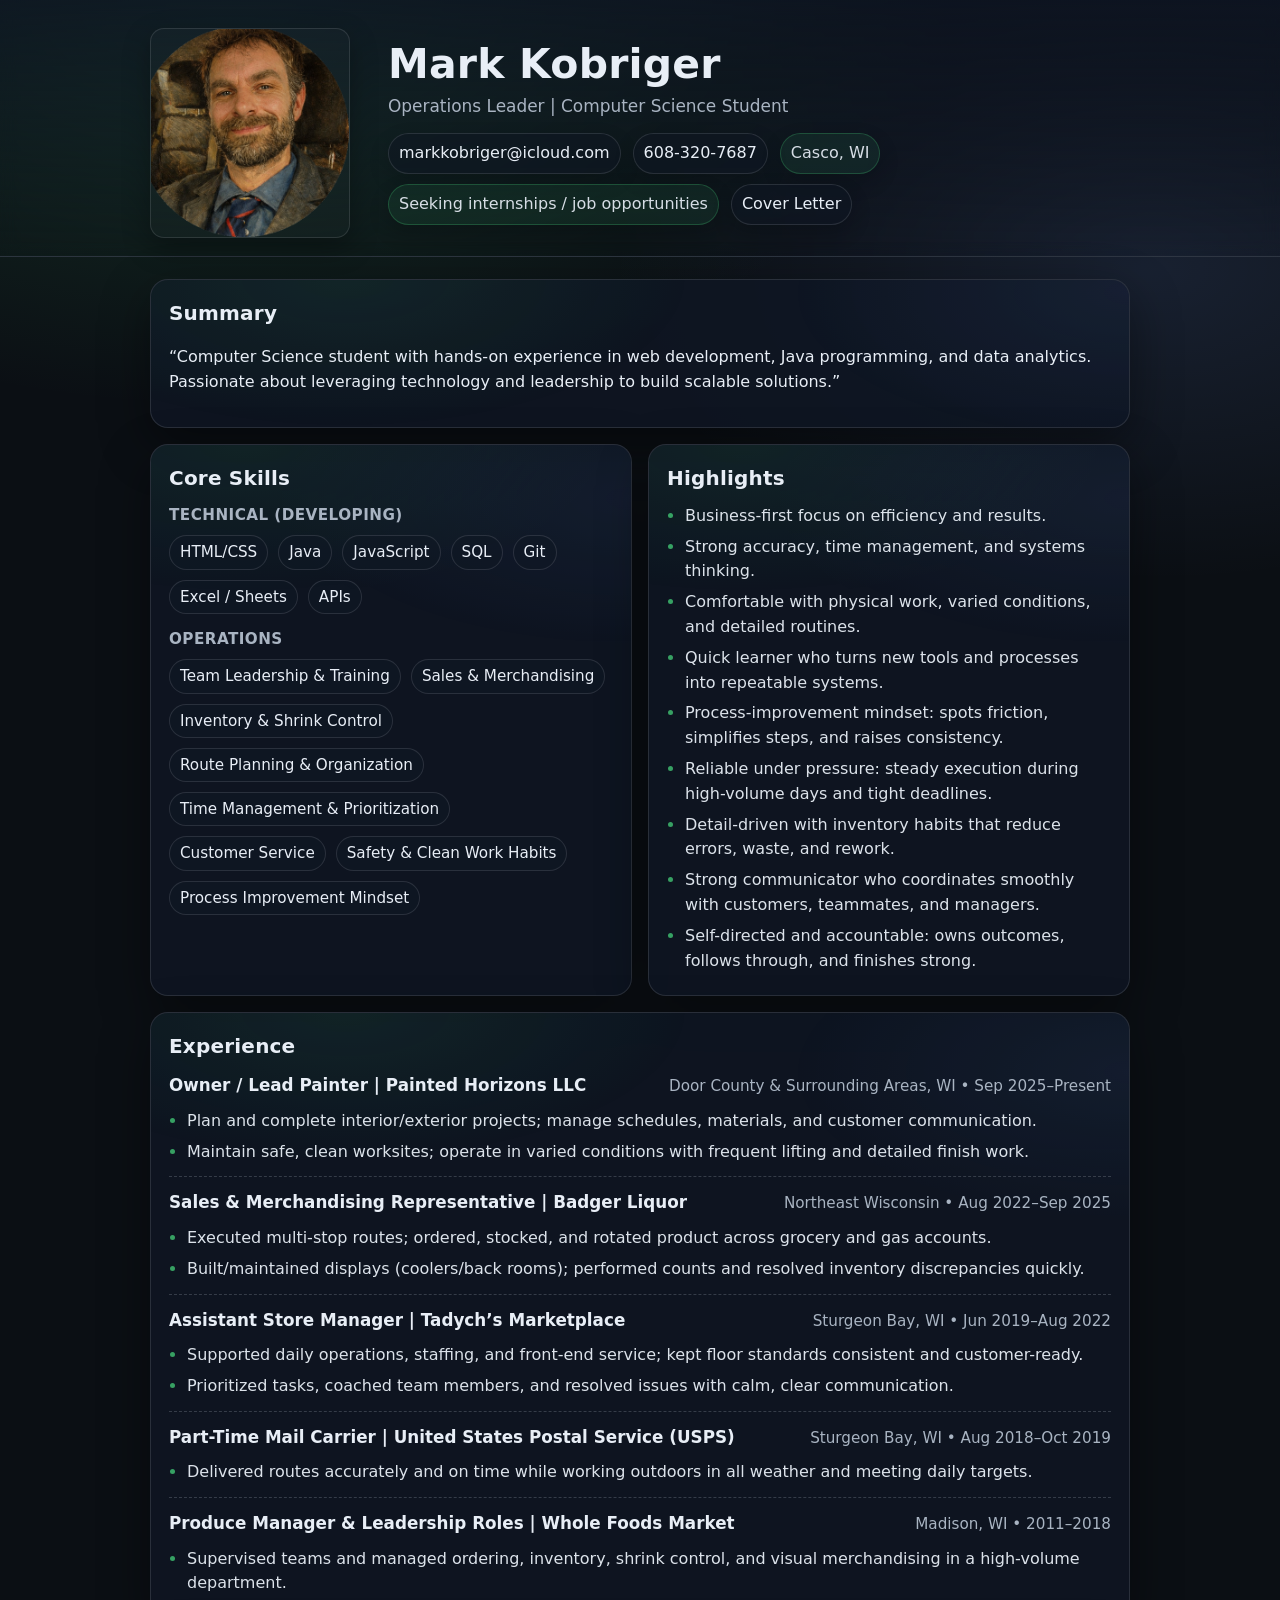
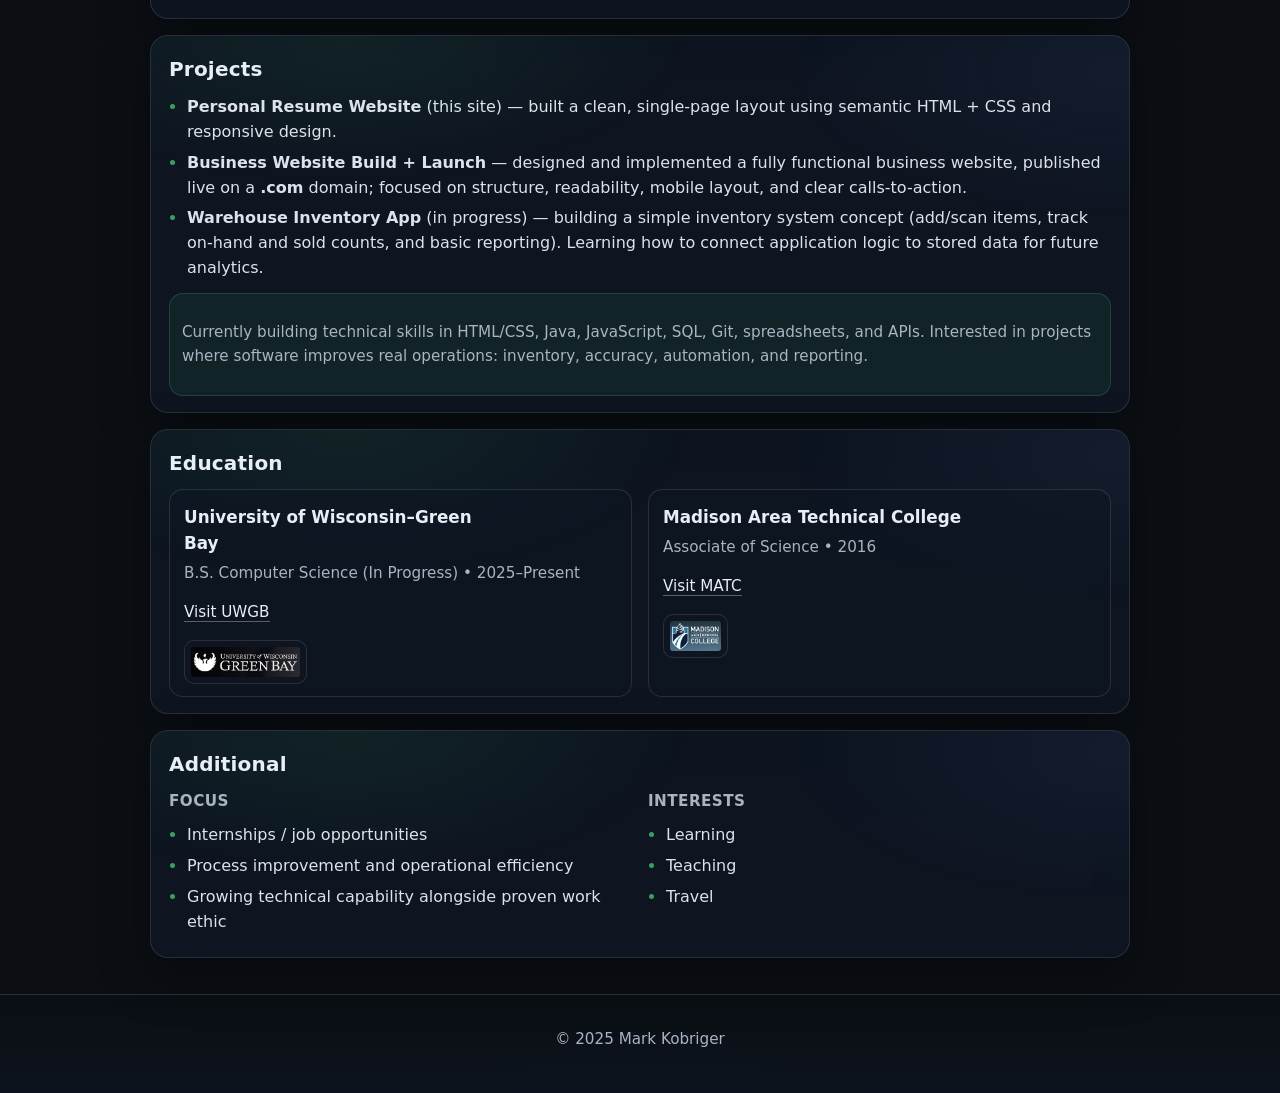
<file: index.html>
<!doctype html>
<html lang="en">
  <head>
    <meta charset="UTF-8">
    <meta name="viewport" content="width=device-width, initial-scale=1">
    <title>Mark Kobriger | Resume</title>
    <link rel="icon" type="image/png" href="favicon-16x16.png">
    <link rel="stylesheet" href="styles.css">
  </head>

  <body>
    <!-- Top Header -->
    <header class="site-header">
      <div class="container header-grid">
        <div class="brand">
          <img
            class="brand-logo"
            src="image (1).png"
            alt="Profile Image"
            width="200"
            height="150"
          >
        </div>

        <div class="title-block">
          <h1>Mark Kobriger</h1>
          <p class="headline">Operations Leader | Computer Science Student</p>

          <ul class="contact">
            <li>
              <a href="mailto:markkobriger@icloud.com">markkobriger@icloud.com</a>
            </li>
            <li><a href="tel:+16083207687">608-320-7687</a></li>
            <li class="tag subtle">Casco, WI</li>
            <li class="tag subtle">Seeking internships / job opportunities</li>
            <li><a href="cover-letter.html">Cover Letter</a></li>
          </ul>
        </div>
      </div>
    </header>

    <main class="container main">
      <!-- Summary -->
      <section class="card">
        <h2>Summary</h2>
        <p>
        “Computer Science student with hands-on experience in web development, Java programming, and data analytics. Passionate about leveraging technology and leadership to build scalable solutions.”
        </p>
      </section>

      <!-- Core Skills + Highlights (side-by-side) -->
      <div class="grid-2">
        <section class="card">
          <h2>Core Skills</h2>

          <h3 class="subhead">Technical (developing)</h3>
          <ul class="pills">
            <li>HTML/CSS</li>
            <li>Java</li>
            <li>JavaScript</li>
            <li>SQL</li>
            <li>Git</li>
            <li>Excel / Sheets</li>
            <li>APIs</li>
          </ul>

          <h3 class="subhead">Operations</h3>
          <ul class="pills">
            <li>Team Leadership & Training</li>
            <li>Sales & Merchandising</li>
            <li>Inventory & Shrink Control</li>
            <li>Route Planning & Organization</li>
            <li>Time Management & Prioritization</li>
            <li>Customer Service</li>
            <li>Safety & Clean Work Habits</li>
            <li>Process Improvement Mindset</li>
          </ul>
        </section>

        <section class="card">
          <h2>Highlights</h2>
          <ul class="bullets">
            <li>Business-first focus on efficiency and results.</li>
            <li>Strong accuracy, time management, and systems thinking.</li>
            <li>Comfortable with physical work, varied conditions, and detailed routines.</li>
            <li>Quick learner who turns new tools and processes into repeatable systems.</li>
            <li>Process-improvement mindset: spots friction, simplifies steps, and raises consistency.</li>
            <li>Reliable under pressure: steady execution during high-volume days and tight deadlines.</li>
            <li>Detail-driven with inventory habits that reduce errors, waste, and rework.</li>
            <li>Strong communicator who coordinates smoothly with customers, teammates, and managers.</li>
            <li>Self-directed and accountable: owns outcomes, follows through, and finishes strong.</li>
          </ul>
        </section>
      </div>

      <!-- Experience (full-width under Core Skills + Highlights) -->
      <section class="card">
        <h2>Experience</h2>

        <article class="item">
          <div class="item-head">
            <h3>Owner / Lead Painter | Painted Horizons LLC</h3>
            <p class="meta">Door County & Surrounding Areas, WI • Sep 2025–Present</p>
          </div>
          <ul class="bullets">
            <li>Plan and complete interior/exterior projects; manage schedules, materials, and customer communication.</li>
            <li>Maintain safe, clean worksites; operate in varied conditions with frequent lifting and detailed finish work.</li>
          </ul>
        </article>

        <article class="item">
          <div class="item-head">
            <h3>Sales & Merchandising Representative | Badger Liquor</h3>
            <p class="meta">Northeast Wisconsin • Aug 2022–Sep 2025</p>
          </div>
          <ul class="bullets">
            <li>Executed multi-stop routes; ordered, stocked, and rotated product across grocery and gas accounts.</li>
            <li>Built/maintained displays (coolers/back rooms); performed counts and resolved inventory discrepancies quickly.</li>
          </ul>
        </article>

        <article class="item">
          <div class="item-head">
            <h3>Assistant Store Manager | Tadych’s Marketplace</h3>
            <p class="meta">Sturgeon Bay, WI • Jun 2019–Aug 2022</p>
          </div>
          <ul class="bullets">
            <li>Supported daily operations, staffing, and front-end service; kept floor standards consistent and customer-ready.</li>
            <li>Prioritized tasks, coached team members, and resolved issues with calm, clear communication.</li>
          </ul>
        </article>

        <article class="item">
          <div class="item-head">
            <h3>Part-Time Mail Carrier | United States Postal Service (USPS)</h3>
            <p class="meta">Sturgeon Bay, WI • Aug 2018–Oct 2019</p>
          </div>
          <ul class="bullets">
            <li>Delivered routes accurately and on time while working outdoors in all weather and meeting daily targets.</li>
          </ul>
        </article>

        <article class="item">
          <div class="item-head">
            <h3>Produce Manager & Leadership Roles | Whole Foods Market</h3>
            <p class="meta">Madison, WI • 2011–2018</p>
          </div>
          <ul class="bullets">
            <li>Supervised teams and managed ordering, inventory, shrink control, and visual merchandising in a high-volume department.</li>
          </ul>
        </article>
      </section>

      <!-- Projects (full-width) -->
      <section class="card">
        <h2>Projects</h2>

        <ul class="bullets">
          <li>
            <strong>Personal Resume Website</strong> (this site)
            — built a clean, single-page layout using semantic HTML + CSS and responsive design.
          </li>

          <li>
            <strong>Business Website Build + Launch</strong>
            — designed and implemented a fully functional business website, published live on a
            <strong>.com</strong> domain; focused on structure, readability, mobile layout, and clear calls-to-action.
          </li>

          <li>
            <strong>Warehouse Inventory App</strong> (in progress)
            — building a simple inventory system concept (add/scan items, track on-hand and sold counts,
            and basic reporting). Learning how to connect application logic to stored data for future analytics.
          </li>
        </ul>

        <div class="callout">
          <p class="small">
            Currently building technical skills in HTML/CSS, Java, JavaScript, SQL, Git, spreadsheets, and APIs.
            Interested in projects where software improves real operations: inventory, accuracy, automation, and reporting.
          </p>
        </div>
      </section>

      <!-- Education (full-width) with schools side-by-side + logos moved here -->
      <section class="card">
        <h2>Education</h2>

        <div class="edu-grid">
          <article class="edu-card">
            <div class="item-head">
              <h3>University of Wisconsin–Green Bay</h3>
              <p class="meta">B.S. Computer Science (In Progress) • 2025–Present</p>
            </div>

            <p class="small">
              <a href="https://www.uwgb.edu" target="_blank" rel="noreferrer">Visit UWGB</a>
            </p>

            <div class="edu-badges">
              <a href="https://www.uwgb.edu" target="_blank" rel="noreferrer" class="edu-badge">
                <img src="UWGB.png" alt="UW–Green Bay logo">
              </a>
            </div>
          </article>

          <article class="edu-card">
            <div class="item-head">
              <h3>Madison Area Technical College</h3>
              <p class="meta">Associate of Science • 2016</p>
            </div>

            <p class="small">
              <a href="https://madisoncollege.edu" target="_blank" rel="noreferrer">Visit MATC</a>
            </p>

            <div class="edu-badges">
              <a href="https://madisoncollege.edu" target="_blank" rel="noreferrer" class="edu-badge">
                <img src="MATC.png" alt="Madison College (MATC) logo">
              </a>
            </div>
          </article>
        </div>
      </section>

      <!-- Additional -->
      <section class="card">
        <h2>Additional</h2>
        <div class="grid-2 inner">
          <div>
            <h3 class="subhead">Focus</h3>
            <ul class="bullets">
              <li>Internships / job opportunities</li>
              <li>Process improvement and operational efficiency</li>
              <li>Growing technical capability alongside proven work ethic</li>
            </ul>
          </div>

          <div>
            <h3 class="subhead">Interests</h3>
            <ul class="bullets">
              <li>Learning</li>
              <li>Teaching</li>
              <li>Travel</li>
            </ul>
          </div>
        </div>
      </section>
    </main>

    <!-- Footer (logos removed) -->
    <footer class="site-footer">
      <div class="container footer-grid">
        <p class="small">© 2025 Mark Kobriger</p>
      </div>
    </footer>
  </body>
</html>
</file>
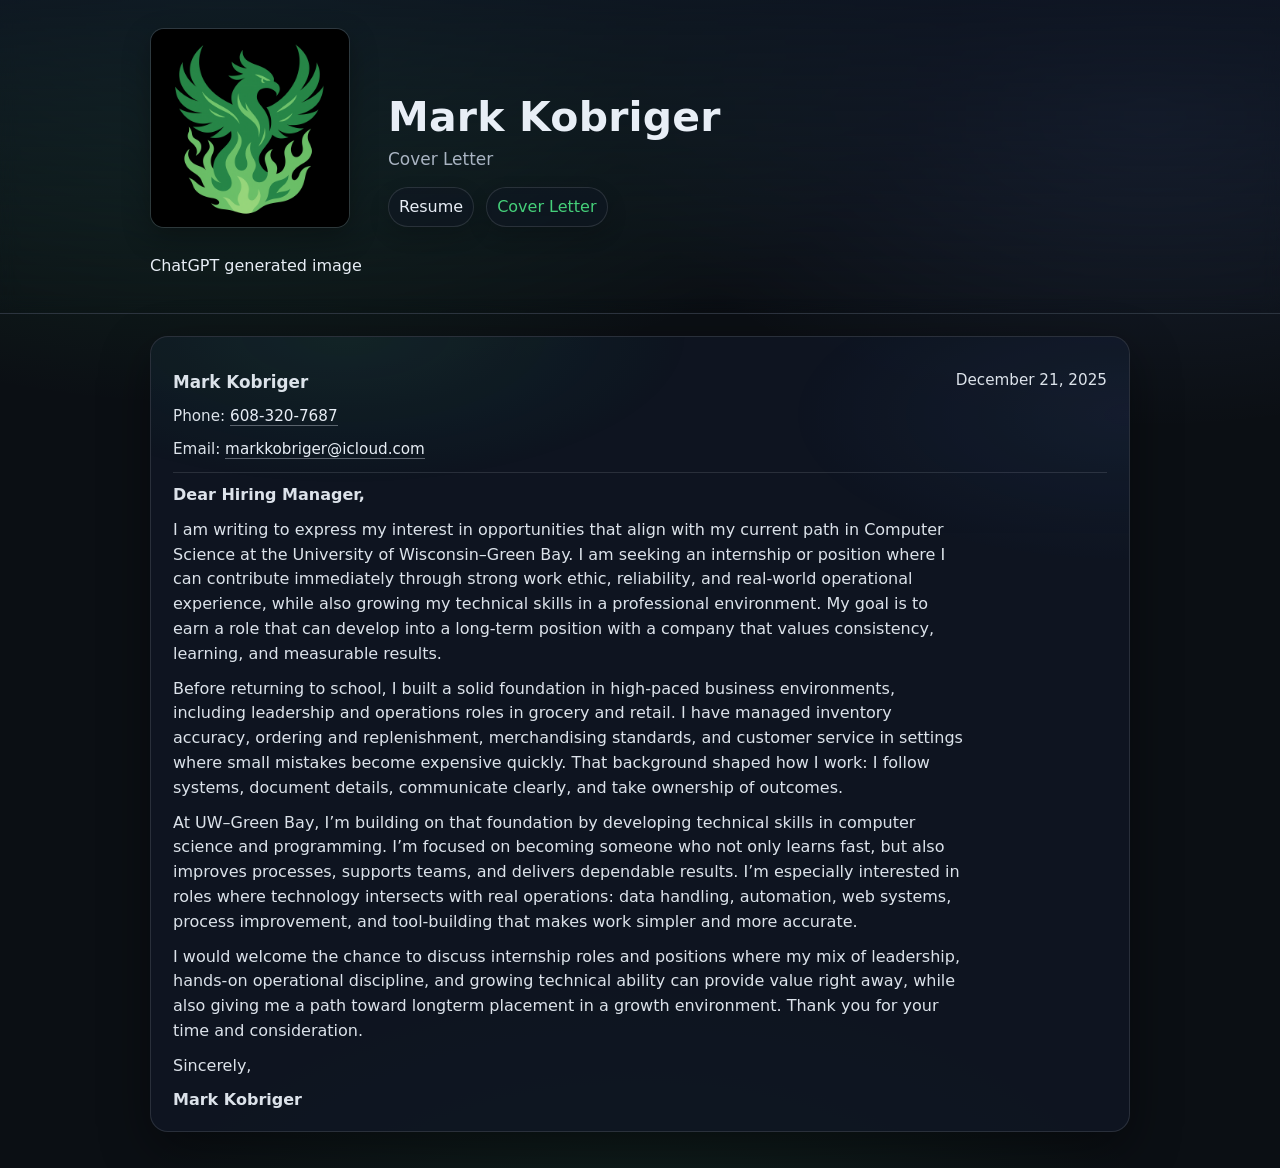
<file: cover-letter.html>
<!doctype html>
<html lang="en">
  <head>
    <meta charset="UTF-8">
    <meta name="viewport" content="width=device-width, initial-scale=1">
    <title>Mark Kobriger | Cover Letter</title>

    <link rel="icon" type="image/png" href="favicon-16x16.png">
    <link rel="stylesheet" href="styles.css">
  </head>

  <body>
    <header class="site-header">
      <div class="container header-grid">
        <div class="brand">
          <img
            class="brand-logo"
            src="greenPhoenix.PNG"
            alt="Green Phoenix logo"
            width="200"
            height="150"
          />
          <p class="brand-note">ChatGPT generated image</p>
        </div>

        <div class="title-block">
          <h1>Mark Kobriger</h1>
          <p class="headline">Cover Letter</p>

          <ul class="contact">
            <li><a href="index.html">Resume</a></li>
            <li><a href="cover-letter.html" aria-current="page">Cover Letter</a></li>
          </ul>
        </div>
      </div>
    </header>

    <main class="container main">
      <section class="card letter">
        <div class="letter-top">
          <div>
            <p class="letter-name"><strong>Mark Kobriger</strong></p>
            <p class="letter-meta">Phone: <a href="tel:+16083207687">608-320-7687</a></p>
            <p class="letter-meta">Email: <a href="mailto:markkobriger@icloud.com">markkobriger@icloud.com</a></p>
          </div>

          <p class="letter-date">December 21, 2025</p>
        </div>

        <p><strong>Dear Hiring Manager,</strong></p>

        <p>
          I am writing to express my interest in opportunities that align with my current
          path in Computer Science at the University of Wisconsin–Green Bay. I am seeking an internship or position
          where I can contribute immediately through strong work ethic, reliability, and real-world
          operational experience, while also growing my technical skills in a professional environment.
          My goal is to earn a role that can develop into a long-term position with a company that values
          consistency, learning, and measurable results.
        </p>

        <p>
          Before returning to school, I built a solid foundation in high-paced business environments,
          including leadership and operations roles in grocery and retail. I have managed inventory
          accuracy, ordering and replenishment, merchandising standards, and customer service in settings
          where small mistakes become expensive quickly. That background shaped how I work: I follow systems,
          document details, communicate clearly, and take ownership of outcomes.
        </p>

        <p>
          At UW–Green Bay, I’m building on that foundation by developing technical skills in computer science
          and programming. I’m focused on becoming someone who not only learns fast, but also
          improves processes, supports teams, and delivers dependable results. I’m especially interested in
          roles where technology intersects with real operations: data handling, automation, web systems,
          process improvement, and tool-building that makes work simpler and more accurate.
        </p>

        <p>
          I would welcome the chance to discuss internship roles and positions where my mix of leadership, hands-on
          operational discipline, and growing technical ability can provide value right away, while also
          giving me a path toward longterm placement in a growth environment. Thank you for your time and consideration.
        </p>

        <p class="signature">Sincerely,</p>
        <p><strong>Mark Kobriger</strong></p>
      </section>
    </main>


  </body>
</html>
</file>
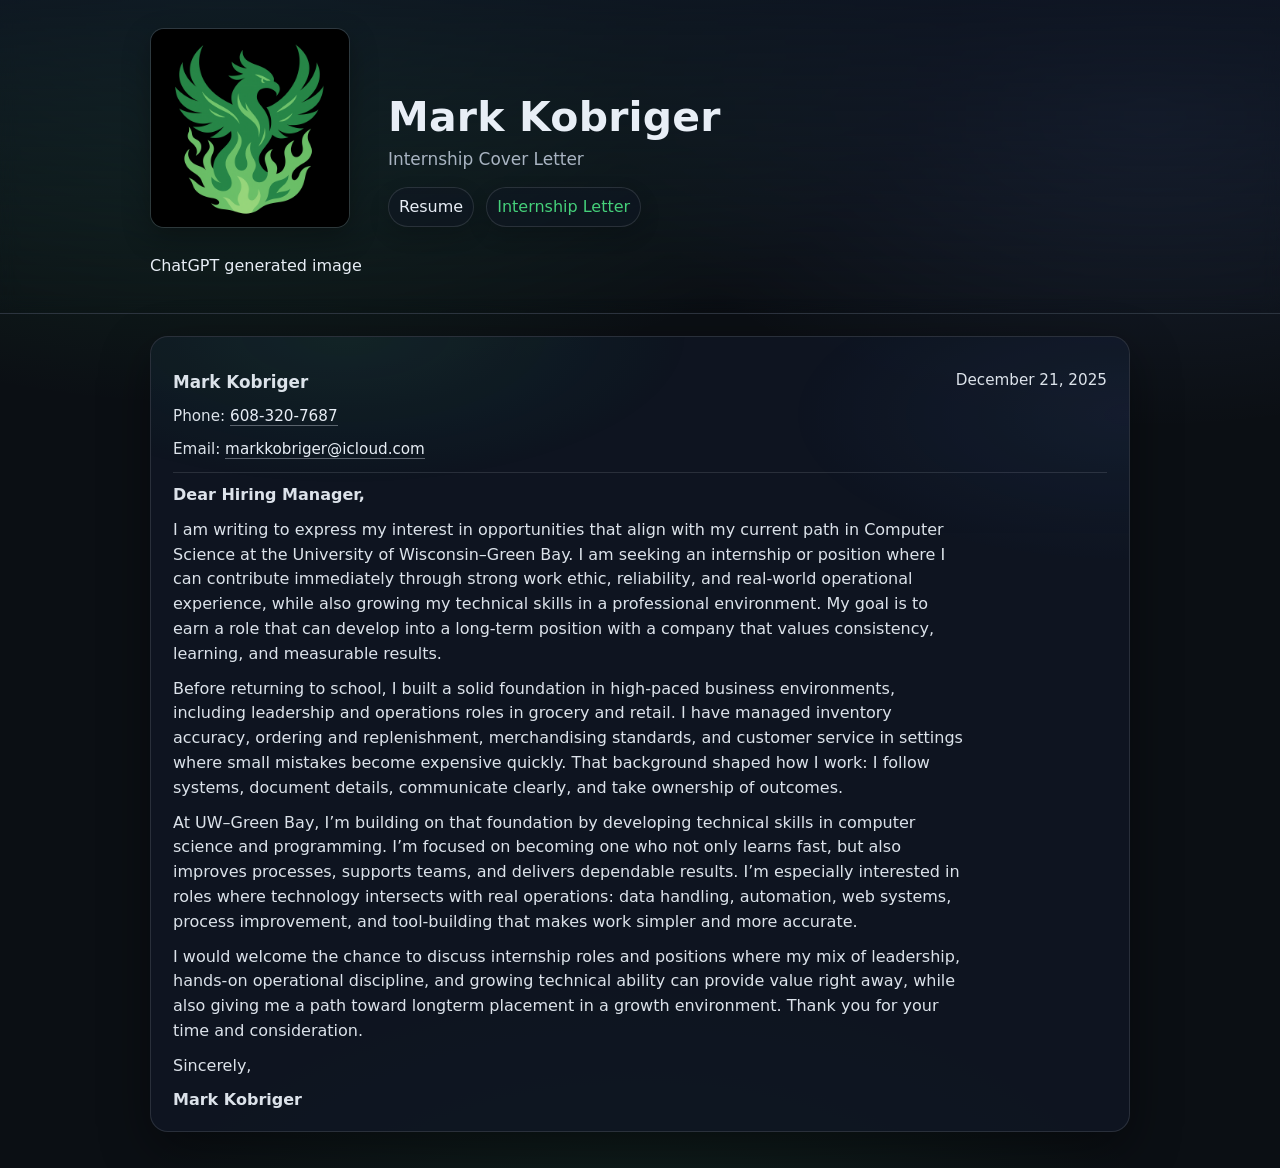
<file: internship-cover-letter.html>
<!doctype html>
<html lang="en">
  <head>
    <meta charset="UTF-8" />
    <meta name="viewport" content="width=device-width, initial-scale=1" />
    <title>Mark Kobriger | Internship Cover Letter</title>

    <link rel="icon" type="image/png" href="favicon-16x16.png" />
    <link rel="stylesheet" href="styles.css" />
  </head>

  <body>
    <header class="site-header">
      <div class="container header-grid">
        <div class="brand">
          <img
            class="brand-logo"
            src="Green Phoenix.PNG"
            alt="Green Phoenix logo"
            width="200"
            height="150"
          />
          <p class="brand-note">ChatGPT generated image</p>
        </div>

        <div class="title-block">
          <h1>Mark Kobriger</h1>
          <p class="headline">Internship Cover Letter</p>

          <ul class="contact">
            <li><a href="index.html">Resume</a></li>
            <li><a href="cover-letter.html" aria-current="page">Internship Letter</a></li>
          </ul>
        </div>
      </div>
    </header>

    <main class="container main">
      <section class="card letter">
        <div class="letter-top">
          <div>
            <p class="letter-name"><strong>Mark Kobriger</strong></p>
            <p class="letter-meta">Phone: <a href="tel:+16083207687">608-320-7687</a></p>
            <p class="letter-meta">Email: <a href="mailto:markkobriger@icloud.com">markkobriger@icloud.com</a></p>
          </div>

          <p class="letter-date">December 21, 2025</p>
        </div>

        <p><strong>Dear Hiring Manager,</strong></p>

        <p>
          I am writing to express my interest in opportunities that align with my current
          path in Computer Science at the University of Wisconsin–Green Bay. I am seeking an internship or position
          where I can contribute immediately through strong work ethic, reliability, and real-world
          operational experience, while also growing my technical skills in a professional environment.
          My goal is to earn a role that can develop into a long-term position with a company that values
          consistency, learning, and measurable results.
        </p>

        <p>
          Before returning to school, I built a solid foundation in high-paced business environments,
          including leadership and operations roles in grocery and retail. I have managed inventory
          accuracy, ordering and replenishment, merchandising standards, and customer service in settings
          where small mistakes become expensive quickly. That background shaped how I work: I follow systems,
          document details, communicate clearly, and take ownership of outcomes.
        </p>

        <p>
          At UW–Green Bay, I’m building on that foundation by developing technical skills in computer science
          and programming. I’m focused on becoming one who not only learns fast, but also
          improves processes, supports teams, and delivers dependable results. I’m especially interested in
          roles where technology intersects with real operations: data handling, automation, web systems,
          process improvement, and tool-building that makes work simpler and more accurate.
        </p>

        <p>
          I would welcome the chance to discuss internship roles and positions where my mix of leadership, hands-on
          operational discipline, and growing technical ability can provide value right away, while also
          giving me a path toward longterm placement in a growth environment. Thank you for your time and consideration.
        </p>

        <p class="signature">Sincerely,</p>
        <p><strong>Mark Kobriger</strong></p>
      </section>
    </main>


  </body>
</html>
</file>
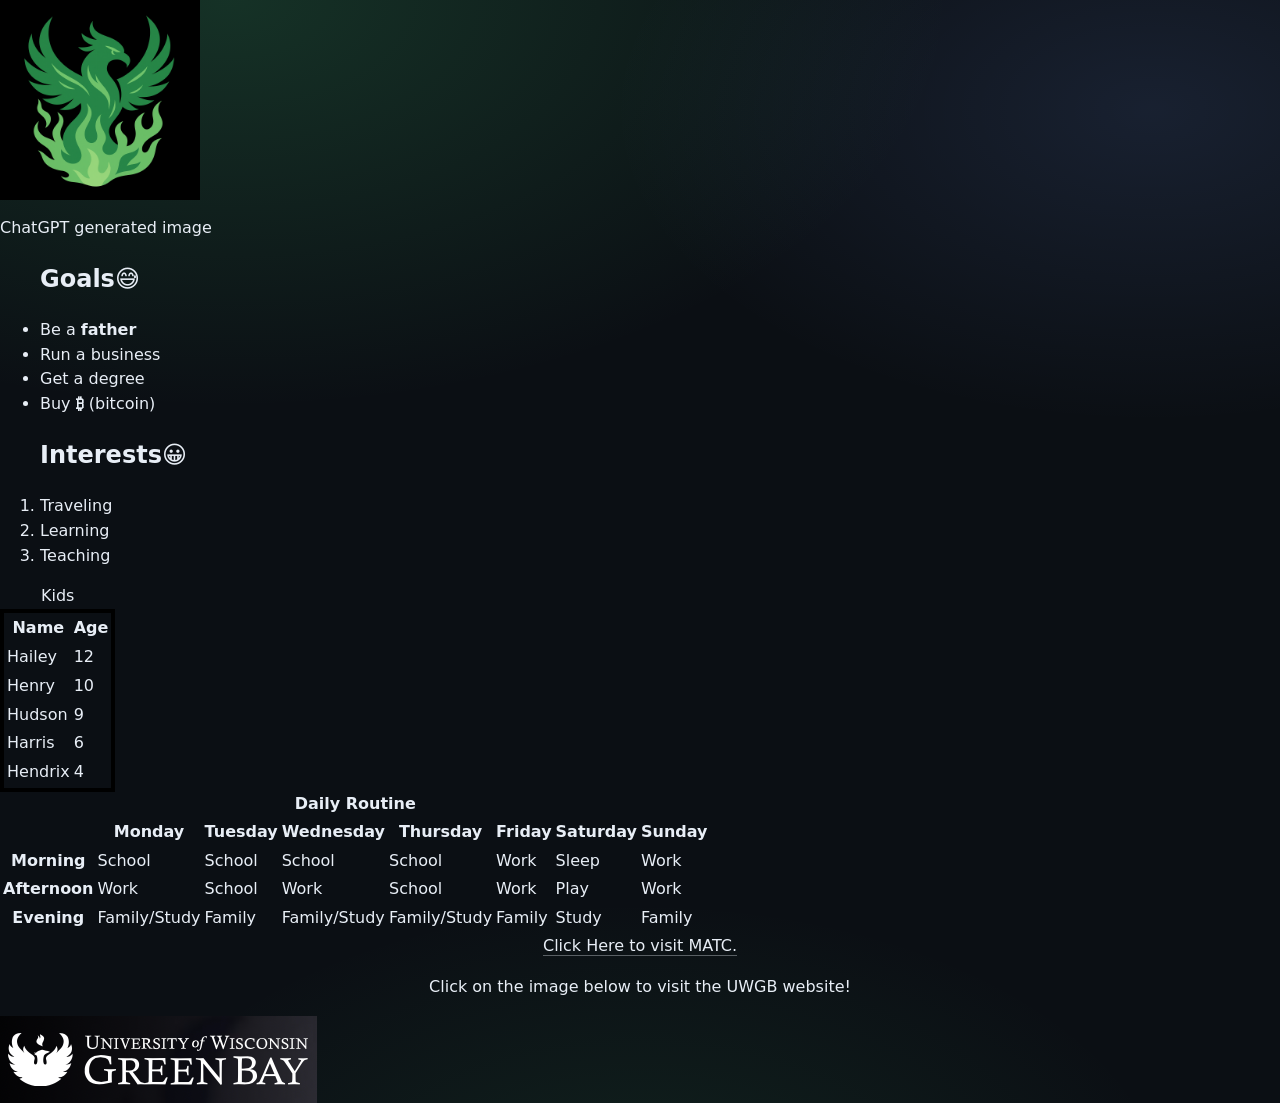
<file: main.html>
<!DOCTYPE html>
<html lang="en">
   <head>
      <meta charset="UTF-8">
      <title>Mark Kobriger</title>
      <link href="styles.css" rel="stylesheet">
      <link rel="icon" type="image/png" href="favicon-16x16.png"><!--Here is the favicon I created(3)-->
   </head>
   <header>
      <img src="Green Phoenix.PNG" alt="Green Phoenix" height="150px" width="200px">
      <p>ChatGPT generated image</p><!--Here is an image I created on Chat and saved into a folder(3)-->
   </header>
   <body>
      <ul><!--Here is my unordered list(1)-->
         <h2>Goals😅</h2><!--Here is an emoji(5)-->
         <li>Be a <strong>father</strong></li>
         <li>Run a business</li>
         <li>Get a degree </li>
         <li>Buy <strong>&#8383</strong> (bitcoin)</li><!--Here is a special character(5)-->
      </ul>
      <ol type="1"><!--Here is my ordered list(1)-->
         <h2>Interests😀</h2><!--Here is an emoji(5)-->
         <li>Traveling</li>
         <li>Learning</li>
         <li>Teaching</li>
      </ol>
      <div>
         <table style="border: 4px solid black"><!--Here is my table WITH borders(2)-->
         <caption>Kids</caption>
            <tr>
               <th>Name</th>
               <th>Age</th>
            </tr>
            <tr>
               <td>Hailey</td>
               <td>12</td>
            </tr>
            <tr>
               <td>Henry</td>
               <td>10</td>
            </tr>
            <tr>
               <td>Hudson</td>
               <td>9</td>
            </tr>
            <tr>
               <td>Harris</td>
               <td>6</td>
            </tr>
            <tr>
               <td>Hendrix</td>
               <td>4</td>
            </tr>
         </table>     
      </div>
      <table><!--Here is my table WITHOUT borders(2)-->
            <caption><strong>Daily Routine</strong></caption>
            <tr>
               <th></th>
               <th>Monday</th>
               <th>Tuesday</th>
               <th>Wednesday</th>
               <th>Thursday</th>
               <th>Friday</th>
               <th>Saturday</th>
               <th>Sunday</th>
            </tr>
            <tr>
               <th>Morning</th>
               <td>School</td>
               <td>School</td>
               <td>School</td>
               <td>School</td>
               <td>Work</td>
               <td>Sleep</td>
               <td>Work</td>
            </tr>
            <tr>
               <th>Afternoon</th>
               <td>Work</td>
               <td>School</td>
               <td>Work</td>
               <td>School</td>
               <td>Work</td>
               <td>Play</td>
               <td>Work</td>
            </tr>
            <tr>
               <th>Evening</th>
               <td>Family/Study</td>
               <td>Family</td>
               <td>Family/Study</td>
               <td>Family/Study</td>
               <td>Family</td>
               <td>Study</td>
               <td>Family</td>
            </tr>
         </table> 
      <footer style="text-align: center">
         <a href="https://madisoncollege.edu" target="_blank">Click Here to visit MATC.</a>
         <!--Here is a text link that opens in a new tab(4)-->
         <p>Click on the image below to visit the UWGB website!</p>
         <a href="https://www.uwgb.edu" target="_blank"><img src="UWGB.png" alt="Link to UWGB website"></a>
         <!--Here is an image link that opens in a new tab(4)-->   
      </footer>  
   </body>
</html>
</file>
<file: styles.css>
/* =========================================================
   Mark Kobriger Resume Site - styles.css
   Clean, modern, "green phoenix" vibe, print-friendly
   ========================================================= */

/* ====== Theme Tokens ====== */
:root {
  --bg: #0b0f14;
  --panel: #0e1523;
  --card: rgba(15, 23, 36, 0.82);
  --text: #e8eef6;
  --muted: #a9b4c2;
  --muted2: rgba(169, 180, 194, 0.72);
  --line: rgba(232, 238, 246, 0.14);

  --accent: #45d07a; /* green phoenix */
  --accent2: rgba(69, 208, 122, 0.25);
  --glow: rgba(69, 208, 122, 0.35);

  --shadow: 0 18px 50px rgba(0, 0, 0, 0.40);
  --shadow2: 0 10px 28px rgba(0, 0, 0, 0.32);

  --radius: 18px;
  --radius2: 14px;

  --max: 980px;
}

/* ====== Base Reset ====== */
*,
*::before,
*::after { box-sizing: border-box; }

html, body { margin: 0; padding: 0; }

img {
  max-width: 100%;
  height: auto;
  display: block;
}

::selection { background: rgba(69, 208, 122, 0.28); }

/* ====== Page Background ====== */
body {
  color: var(--text);
  font-family: system-ui, -apple-system, Segoe UI, Roboto, Helvetica, Arial, sans-serif;
  line-height: 1.55;

  background:
    radial-gradient(1200px 680px at 18% 0%, rgba(69, 208, 122, 0.18), transparent 60%),
    radial-gradient(900px 520px at 90% 10%, rgba(120, 160, 255, 0.12), transparent 60%),
    radial-gradient(900px 520px at 50% 110%, rgba(69, 208, 122, 0.10), transparent 60%),
    var(--bg);
}

/* ====== Layout Container ====== */
.container {
  width: min(var(--max), 92vw);
  margin: 0 auto;
}

/* ====== Links ====== */
a {
  color: var(--text);
  text-decoration: none;
  border-bottom: 1px solid rgba(232, 238, 246, 0.35);
  transition: color 160ms ease, border-color 160ms ease, transform 160ms ease;
}
a:hover {
  color: var(--accent);
  border-bottom-color: var(--accent);
}
a:focus-visible {
  outline: 2px solid rgba(69, 208, 122, 0.75);
  outline-offset: 3px;
  border-radius: 10px;
}

/* ====== Header ====== */
.site-header {
  padding: 28px 0 18px;
  border-bottom: 1px solid var(--line);
  background: linear-gradient(to bottom, rgba(14, 21, 35, 0.78), rgba(14, 21, 35, 0));
  backdrop-filter: blur(8px);
}

.header-grid {
  display: grid;
  gap: 18px;
  grid-template-columns: 220px 1fr;
  align-items: center;
}

.brand {
  display: flex;
  flex-direction: column;
  gap: 10px;
  align-items: flex-start;
}

.brand-logo {
  border-radius: var(--radius2);
  border: 1px solid rgba(232, 238, 246, 0.12);
  box-shadow: var(--shadow2);
  object-fit: cover;
  background: rgba(255, 255, 255, 0.02);
}

.title-block h1 {
  margin: 0 0 6px;
  font-size: clamp(2rem, 3.2vw, 2.7rem);
  letter-spacing: 0.2px;
  line-height: 1.1;
}

.headline {
  margin: 0 0 14px;
  color: var(--muted);
  font-size: 1.06rem;
}

/* ====== Contact Pills ====== */
.contact {
  list-style: none;
  padding: 0;
  margin: 0;
  display: flex;
  flex-wrap: wrap;
  gap: 10px 12px;
  align-items: center;
}

.contact li {
  padding: 7px 10px;
  border: 1px solid rgba(232, 238, 246, 0.12);
  border-radius: 999px;
  background: rgba(15, 23, 36, 0.55);
  box-shadow: 0 8px 20px rgba(0, 0, 0, 0.18);
}

.contact .subtle {
  border-color: rgba(69, 208, 122, 0.25);
  background: rgba(69, 208, 122, 0.08);
  color: rgba(232, 238, 246, 0.92);
}

.contact a { border-bottom: none; }
.contact a:hover { border-bottom: none; }

/* ====== Main ====== */
.main {
  padding: 22px 0 36px;
  display: grid;
  gap: 16px;
}

/* ====== Cards ====== */
.card {
  position: relative;
  background: var(--card);
  border: 1px solid rgba(232, 238, 246, 0.12);
  border-radius: var(--radius);
  padding: 18px 18px 16px;
  box-shadow: var(--shadow);
  overflow: hidden;
}

/* subtle sheen */
.card::before {
  content: "";
  position: absolute;
  inset: -2px;
  background:
    radial-gradient(600px 260px at 20% 0%, rgba(69, 208, 122, 0.10), transparent 60%),
    radial-gradient(600px 260px at 100% 10%, rgba(120, 160, 255, 0.08), transparent 60%);
  opacity: 0.8;
  pointer-events: none;
}

.card > * { position: relative; }

.card:hover {
  border-color: rgba(69, 208, 122, 0.22);
  box-shadow: 0 24px 65px rgba(0, 0, 0, 0.48);
}

/* ====== Headings ====== */
.card h2 {
  margin: 0 0 10px;
  font-size: 1.25rem;
  letter-spacing: 0.2px;
}

.subhead {
  margin: 0 0 8px;
  font-size: 0.95rem;
  color: var(--muted);
  letter-spacing: 0.45px;
  text-transform: uppercase;
}

.card .subhead + .pills { margin-top: 8px; }
.pills + .subhead { margin-top: 14px; }

/* ====== Two Column Grids ====== */
.grid-2 {
  display: grid;
  gap: 16px;
  grid-template-columns: 1fr 1fr;
}
.grid-2.inner { margin-top: 8px; }

/* ====== Items ====== */
.item {
  padding-top: 12px;
  border-top: 1px dashed rgba(232, 238, 246, 0.18);
  margin-top: 12px;
}
.item:first-of-type {
  border-top: none;
  padding-top: 0;
  margin-top: 0;
}
.item.tight p { margin: 6px 0 0; }

.item-head {
  display: flex;
  flex-wrap: wrap;
  justify-content: space-between;
  gap: 6px 10px;
  align-items: baseline;
}
.item-head h3 {
  margin: 0;
  font-size: 1.05rem;
  max-width: 70%;
}

.meta {
  margin: 0;
  color: var(--muted);
  font-size: 0.95rem;
}

.small {
  color: var(--muted);
  font-size: 0.95rem;
}

/* ====== Bullets ====== */
.bullets {
  margin: 10px 0 0;
  padding-left: 18px;
}
.bullets li {
  margin: 6px 0;
  color: rgba(232, 238, 246, 0.95);
}
.bullets li::marker { color: rgba(69, 208, 122, 0.75); }

/* ====== Pills ====== */
.pills {
  list-style: none;
  padding: 0;
  margin: 10px 0 0;
  display: flex;
  flex-wrap: wrap;
  gap: 10px;
}
.pills li {
  padding: 7px 10px;
  border-radius: 999px;
  border: 1px solid rgba(232, 238, 246, 0.12);
  background: rgba(17, 24, 38, 0.55);
  font-size: 0.95rem;
  line-height: 1.2;
  transition: transform 140ms ease, border-color 140ms ease;
}
.pills li:hover {
  transform: translateY(-1px);
  border-color: rgba(69, 208, 122, 0.28);
}

/* ====== Callout Box ====== */
.callout {
  margin-top: 12px;
  padding: 12px 12px;
  border-radius: 14px;
  border: 1px solid rgba(69, 208, 122, 0.22);
  background: rgba(69, 208, 122, 0.08);
}

/* ====== Education two-school layout ====== */
.edu-grid {
  display: grid;
  gap: 16px;
  grid-template-columns: 1fr 1fr;
  margin-top: 10px;
}

.edu-card {
  border: 1px solid rgba(232, 238, 246, 0.12);
  border-radius: var(--radius2);
  background: rgba(15, 23, 36, 0.55);
  padding: 14px 14px 12px;
}

.edu-badges {
  display: flex;
  gap: 10px;
  align-items: center;
  margin-top: 10px;
}

.edu-badge {
  border-bottom: none;
  display: inline-flex;
  align-items: center;
}

.edu-badge img {
  max-height: 44px;
  width: auto;
  border-radius: 10px;
  border: 1px solid rgba(232, 238, 246, 0.12);
  background: rgba(15, 23, 36, 0.6);
  padding: 6px;
  transition: transform 160ms ease, border-color 160ms ease, box-shadow 160ms ease;
}

.edu-badge:hover img {
  transform: translateY(-1px);
  border-color: rgba(69, 208, 122, 0.6);
  box-shadow: 0 12px 26px rgba(0, 0, 0, 0.32);
}

/* ====== Footer ====== */
.site-footer {
  border-top: 1px solid var(--line);
  padding: 18px 0 26px;
  background: linear-gradient(to top, rgba(14, 21, 35, 0.60), rgba(14, 21, 35, 0));
}

.footer-grid {
  display: flex;
  justify-content: center;
  align-items: center;
}

/* ====== Cover Letter Styling ====== */
.card.letter { padding: 22px 22px 18px; }

.letter-top {
  display: flex;
  justify-content: space-between;
  gap: 14px;
  flex-wrap: wrap;
  margin-bottom: 10px;
  padding-bottom: 10px;
  border-bottom: 1px solid rgba(232, 238, 246, 0.12);
}

.letter-name {
  margin: 0 0 4px;
  font-size: 1.05rem;
}

.letter-meta,
.letter-date {
  margin: 2px 0;
  color: var(--muted);
  font-size: 0.95rem;
}

.letter-date { white-space: nowrap; }

.card.letter p {
  margin: 10px 0 0;
  color: rgba(232, 238, 246, 0.95);
  max-width: 78ch;
}

.signature { margin-top: 16px; }

/* Optional: show current nav item as active pill */
.contact a[aria-current="page"] { color: var(--accent); }

/* ====== Responsive ====== */
@media (max-width: 780px) {
  .header-grid { grid-template-columns: 1fr; }
  .grid-2 { grid-template-columns: 1fr; }
  .edu-grid { grid-template-columns: 1fr; }
  .item-head h3 { max-width: 100%; }
}

/* ====== Print ====== */
@media print {
  :root {
    --bg: #ffffff;
    --text: #111;
    --muted: #333;
    --line: #ddd;
  }

  body { background: #fff; color: #111; }

  .site-header { background: none; }
  .site-footer { display: none; }

  .card,
  .brand-logo { box-shadow: none; }

  .card::before { display: none; }

  a {
    color: #111;
    border-bottom: none;
    text-decoration: underline;
  }

  .card { page-break-inside: avoid; }
}
</file>
